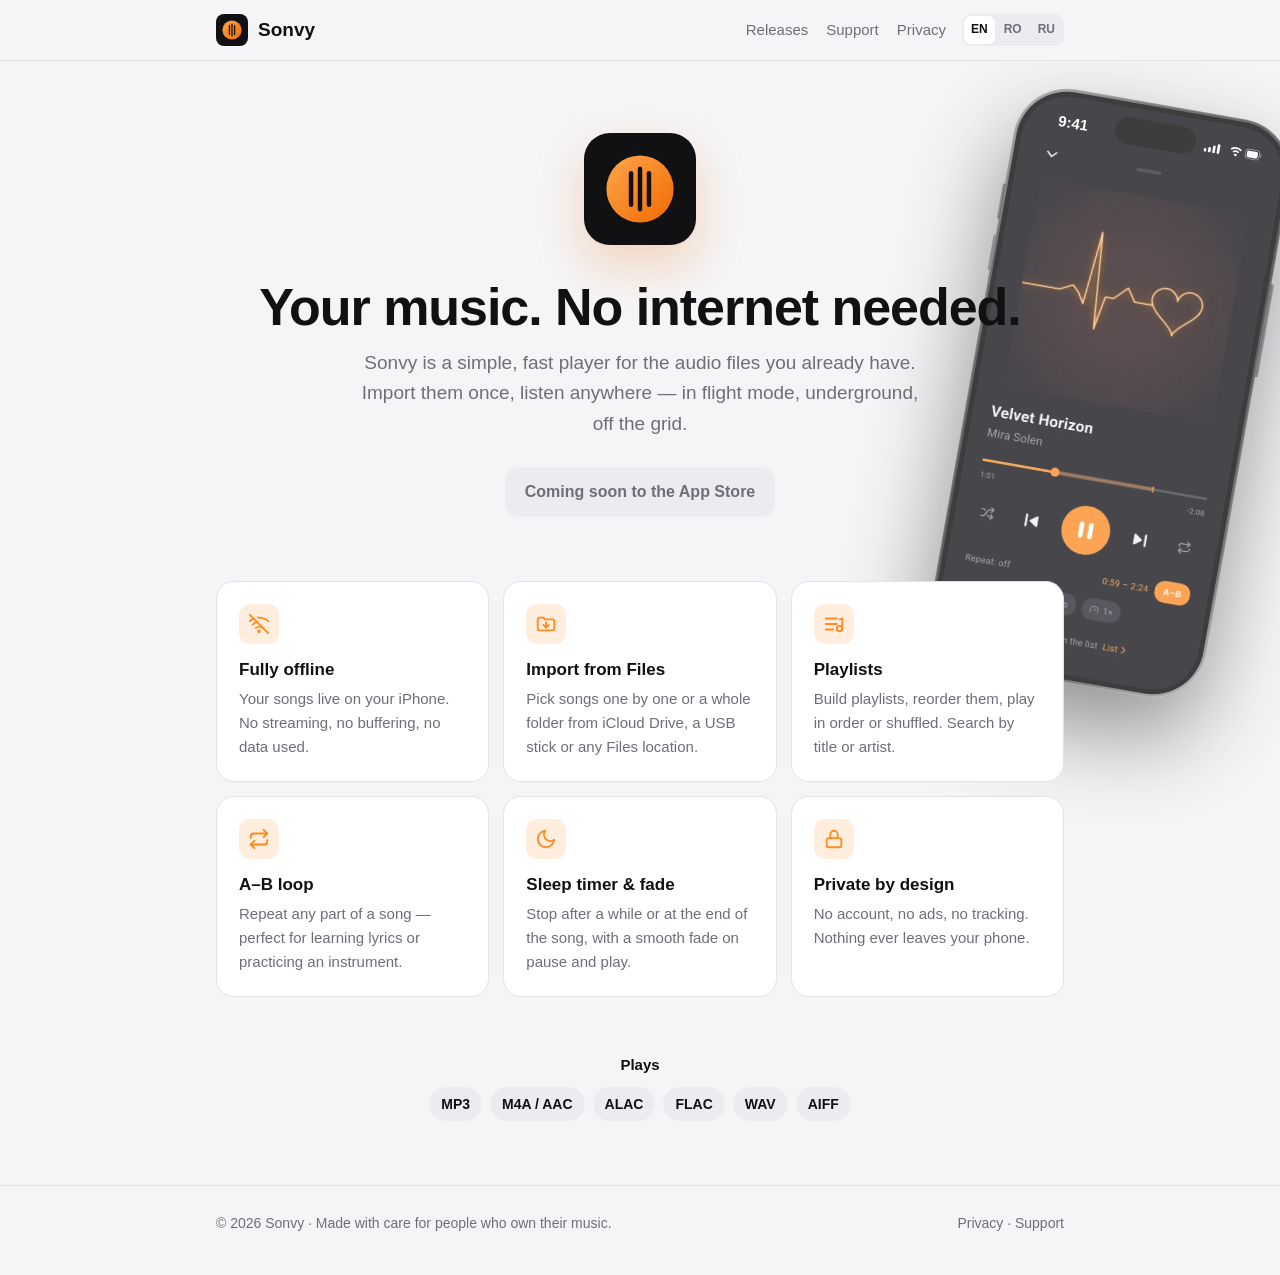
<file: index.html>
<!doctype html>
<html lang="en"><head><meta charset="utf-8"><meta name="viewport" content="width=device-width,initial-scale=1">
<link rel="icon" href="assets/logo.svg"><link rel="stylesheet" href="assets/style.css"><title>Sonvy — offline music player</title><meta name="description" content="Sonvy is a simple, fast offline player for the music files you already have."></head><body data-page="home"><div class="bgshots" aria-hidden="true">
<div class="phone p1"><div class="bz"><div class="scr"><div class="sb"><span>9:41</span><svg viewBox="0 0 66 12" width="66" height="12" fill="#fff"><rect x="0" y="8" width="3" height="4" rx="1"/><rect x="5" y="6" width="3" height="6" rx="1"/><rect x="10" y="3.5" width="3" height="8.5" rx="1"/><rect x="15" y="1" width="3" height="11" rx="1"/><path d="M30 3.2a10 10 0 0 1 13 0l-1.4 1.5a8 8 0 0 0-10.2 0zM32.6 6a6 6 0 0 1 7.8 0L39 7.5a4 4 0 0 0-5 0zM36.5 11.5l-2-2a2.8 2.8 0 0 1 4 0z"/><rect x="47.5" y="0.5" width="16" height="11" rx="3.2" fill="none" stroke="#fff" stroke-opacity=".45"/><rect x="49.2" y="2.2" width="12.6" height="7.6" rx="2"/><rect x="64.6" y="4" width="1.4" height="4" rx=".7" fill-opacity=".45"/></svg></div><img src="assets/shots/player.webp" alt=""></div></div></div>
</div><main class="wrap">
<section class="hero"><img src="assets/logo.svg" alt="Sonvy"><h1 data-i18n="hero.title"></h1><p data-i18n="hero.text"></p><a id="store"></a></section>
<section class="grid">
<div class="card"><div class="ic"><svg width="22" height="22" viewBox="0 0 24 24" fill="none" stroke="currentColor" stroke-width="2" stroke-linecap="round" stroke-linejoin="round"><path d="M2 2l20 20"/><path d="M8.5 16.5a5 5 0 0 1 7 0"/><path d="M2 8.8a15 15 0 0 1 4.2-2.6"/><path d="M10.7 5.1A15 15 0 0 1 22 8.8"/><path d="M5 12.6a10 10 0 0 1 5.2-2.6"/><circle cx="12" cy="20" r="1"/></svg></div><h3 data-i18n="f.offline.t"></h3><p data-i18n="f.offline.p"></p></div>
<div class="card"><div class="ic"><svg width="22" height="22" viewBox="0 0 24 24" fill="none" stroke="currentColor" stroke-width="2" stroke-linecap="round" stroke-linejoin="round"><path d="M3 7a2 2 0 0 1 2-2h4l2 2h8a2 2 0 0 1 2 2v8a2 2 0 0 1-2 2H5a2 2 0 0 1-2-2z"/><path d="M12 10v6"/><path d="M9 13l3 3 3-3"/></svg></div><h3 data-i18n="f.import.t"></h3><p data-i18n="f.import.p"></p></div>
<div class="card"><div class="ic"><svg width="22" height="22" viewBox="0 0 24 24" fill="none" stroke="currentColor" stroke-width="2" stroke-linecap="round" stroke-linejoin="round"><path d="M3 6h12"/><path d="M3 12h12"/><path d="M3 18h8"/><circle cx="18" cy="17" r="3"/><path d="M21 17V6l-3 1"/></svg></div><h3 data-i18n="f.lists.t"></h3><p data-i18n="f.lists.p"></p></div>
<div class="card"><div class="ic"><svg width="22" height="22" viewBox="0 0 24 24" fill="none" stroke="currentColor" stroke-width="2" stroke-linecap="round" stroke-linejoin="round"><path d="M17 2l4 4-4 4"/><path d="M3 11V9a3 3 0 0 1 3-3h15"/><path d="M7 22l-4-4 4-4"/><path d="M21 13v2a3 3 0 0 1-3 3H3"/></svg></div><h3 data-i18n="f.loop.t"></h3><p data-i18n="f.loop.p"></p></div>
<div class="card"><div class="ic"><svg width="22" height="22" viewBox="0 0 24 24" fill="none" stroke="currentColor" stroke-width="2" stroke-linecap="round" stroke-linejoin="round"><path d="M21 12.8A9 9 0 1 1 11.2 3a7 7 0 0 0 9.8 9.8z"/></svg></div><h3 data-i18n="f.sleep.t"></h3><p data-i18n="f.sleep.p"></p></div>
<div class="card"><div class="ic"><svg width="22" height="22" viewBox="0 0 24 24" fill="none" stroke="currentColor" stroke-width="2" stroke-linecap="round" stroke-linejoin="round"><rect x="4" y="11" width="16" height="10" rx="2"/><path d="M8 11V7a4 4 0 0 1 8 0v4"/></svg></div><h3 data-i18n="f.private.t"></h3><p data-i18n="f.private.p"></p></div>
</section><section class="formats"><b data-i18n="formats"></b><div class="chips"><span>MP3</span><span>M4A / AAC</span><span>ALAC</span><span>FLAC</span><span>WAV</span><span>AIFF</span></div></section>
</main><script src="assets/site.js"></script></body></html>
</file>
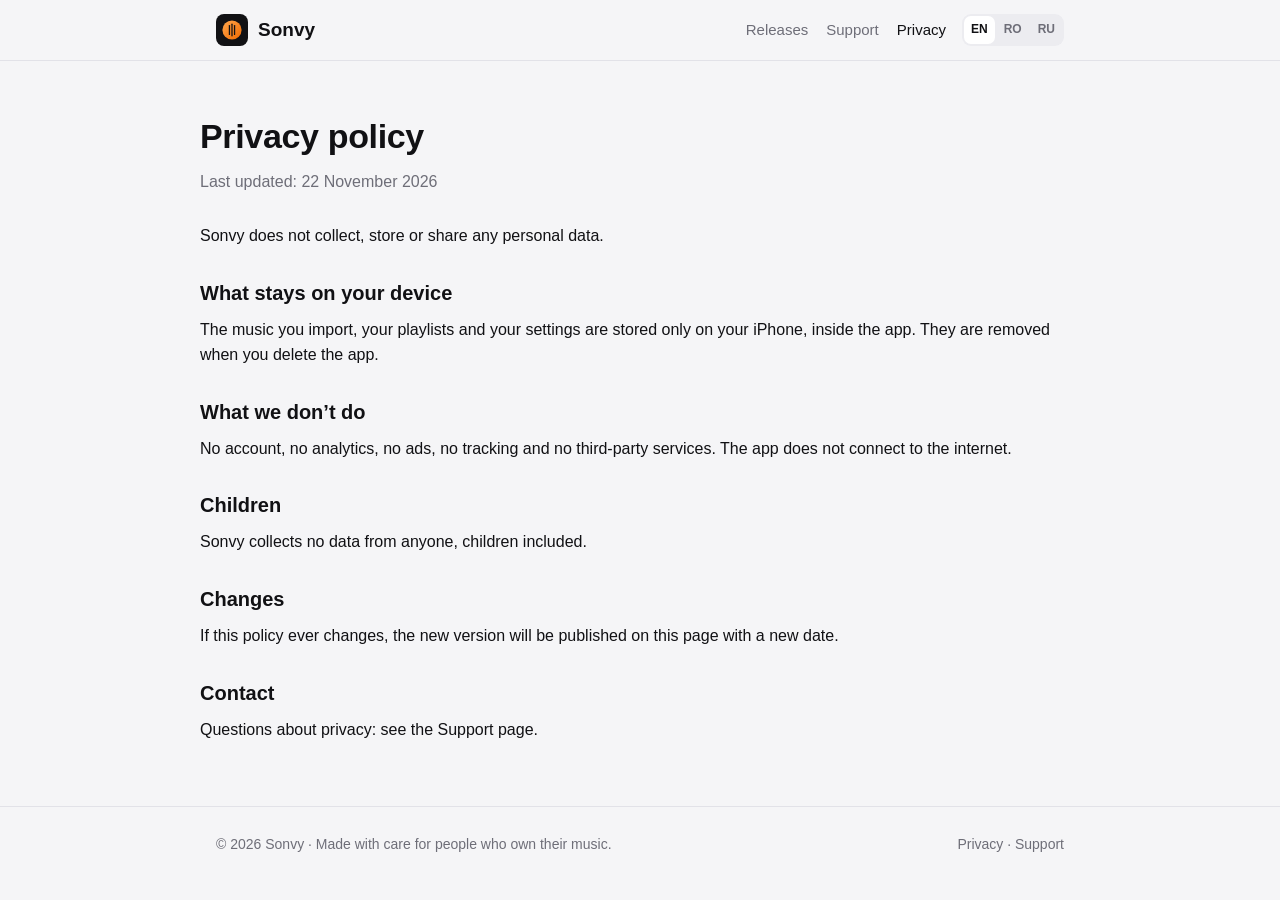
<file: privacy.html>
<!doctype html>
<html lang="en"><head><meta charset="utf-8"><meta name="viewport" content="width=device-width,initial-scale=1">
<link rel="icon" href="assets/logo.svg"><link rel="stylesheet" href="assets/style.css"><title>Sonvy Privacy</title></head><body data-page="privacy"><main class="wrap page"><h1 data-i18n="pr.title">Privacy policy</h1><p class="lead" data-i18n="pr.updated">Last updated: 22 November 2026</p>
<p data-i18n="pr.intro">Sonvy does not collect, store or share any personal data.</p>
<h2 data-i18n="pr.h1"></h2><p data-i18n="pr.p1"></p>
<h2 data-i18n="pr.h2"></h2><p data-i18n="pr.p2"></p>
<h2 data-i18n="pr.h3"></h2><p data-i18n="pr.p3"></p>
<h2 data-i18n="pr.h4"></h2><p data-i18n="pr.p4"></p>
<h2 data-i18n="pr.h5"></h2><p data-i18n="pr.p5"></p>
</main><script src="assets/site.js"></script></body></html>
</file>
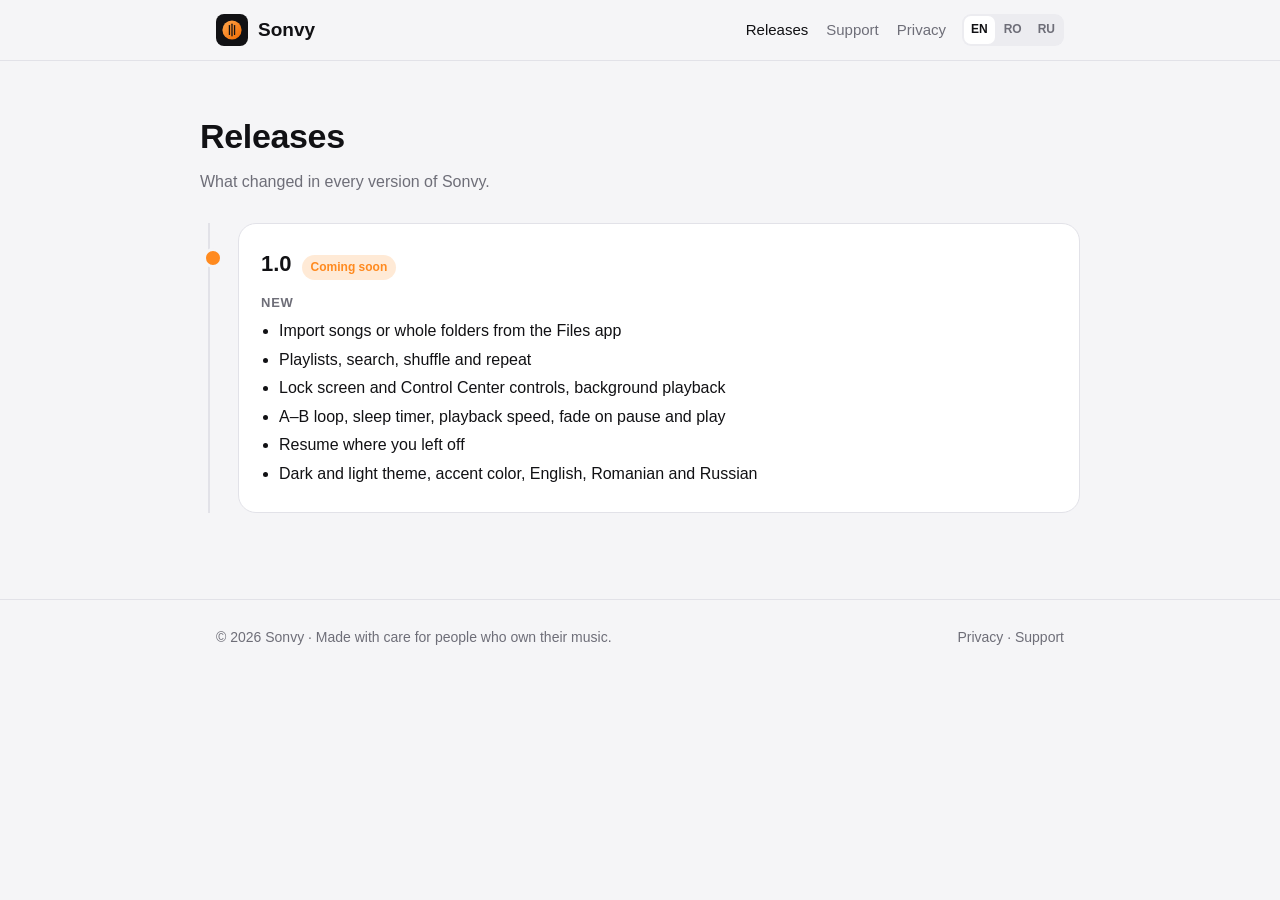
<file: releases.html>
<!doctype html>
<html lang="en"><head><meta charset="utf-8"><meta name="viewport" content="width=device-width,initial-scale=1">
<link rel="icon" href="assets/logo.svg"><link rel="stylesheet" href="assets/style.css"><title>Sonvy Releases</title></head><body data-page="releases"><main class="wrap page"><h1 data-i18n="rel.title"></h1><p class="lead" data-i18n="rel.lead"></p><div class="rel" id="releases"></div></main>
<script src="assets/releases.js"></script><script src="assets/site.js"></script></body></html>
</file>
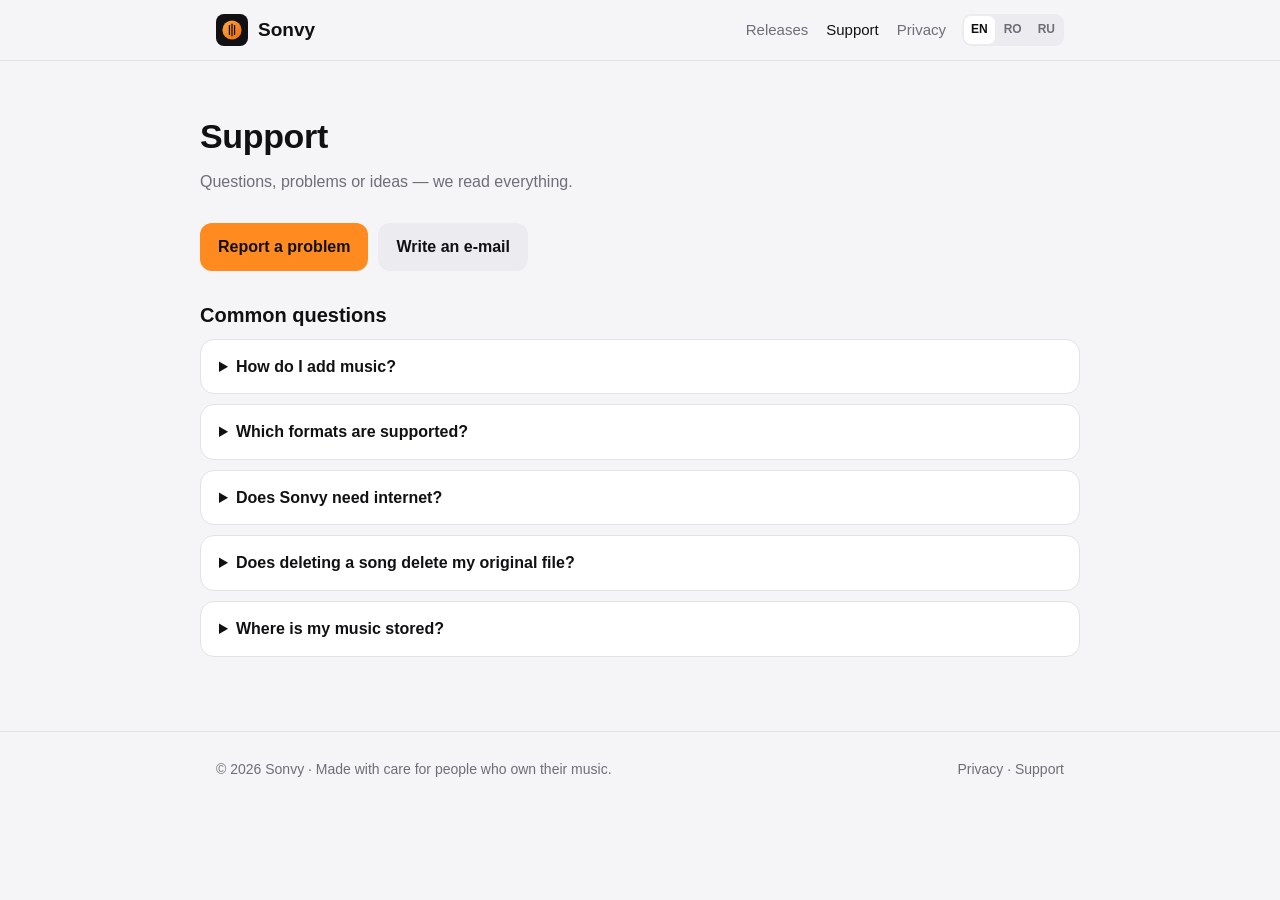
<file: support.html>
<!doctype html>
<html lang="en"><head><meta charset="utf-8"><meta name="viewport" content="width=device-width,initial-scale=1">
<link rel="icon" href="assets/logo.svg"><link rel="stylesheet" href="assets/style.css"><title>Sonvy Support</title></head><body data-page="support"><main class="wrap page"><h1 data-i18n="sup.title"></h1><p class="lead" data-i18n="sup.lead"></p>
<div class="contact"><a class="btn" id="issue" target="_blank" rel="noopener" data-i18n="sup.issue"></a><a class="btn alt" id="mail" hidden data-i18n="sup.mail"></a></div>
<h2 data-i18n="sup.faq"></h2><div class="faq">
<details><summary data-i18n="q1"></summary><p data-i18n="a1"></p></details>
<details><summary data-i18n="q2"></summary><p data-i18n="a2"></p></details>
<details><summary data-i18n="q3"></summary><p data-i18n="a3"></p></details>
<details><summary data-i18n="q4"></summary><p data-i18n="a4"></p></details>
<details><summary data-i18n="q5"></summary><p data-i18n="a5"></p></details>
</div></main><script src="assets/site.js"></script></body></html>
</file>
<file: assets/style.css>
:root{--accent:#FF8A1F;--accent2:#f06a00;--bg:#F5F5F7;--surface:#FFFFFF;--surface2:#ECECF0;--text:#111114;--muted:#6E6E78;--line:#E2E2E8;--on-accent:#111114}
@media (prefers-color-scheme:dark){:root{--bg:#0E0E12;--surface:#1A1A21;--surface2:#24242D;--text:#F3F3F6;--muted:#8D8D99;--line:#2A2A33}}
*{box-sizing:border-box;margin:0;padding:0}
html{-webkit-text-size-adjust:100%}
body{background:var(--bg);color:var(--text);font:16px/1.6 -apple-system,BlinkMacSystemFont,"SF Pro Text","Segoe UI",Roboto,sans-serif}
a{color:var(--accent);text-decoration:none}a:hover{text-decoration:underline}
.wrap{max-width:880px;margin:0 auto;padding:0 16px}
header{position:sticky;top:0;z-index:5;background:color-mix(in srgb,var(--bg) 85%,transparent);backdrop-filter:blur(12px);-webkit-backdrop-filter:blur(12px);border-bottom:1px solid var(--line)}
header .wrap{display:flex;align-items:center;gap:16px;height:60px}
.brand{display:flex;align-items:center;gap:10px;font-weight:800;font-size:19px;color:var(--text)}.brand:hover{text-decoration:none}
.brand img{width:32px;height:32px;border-radius:8px}
nav{display:flex;gap:18px;margin-left:auto;font-size:15px}nav a{color:var(--muted)}nav a.on,nav a:hover{color:var(--text);text-decoration:none}
.lang{display:flex;gap:2px;background:var(--surface2);border-radius:9px;padding:2px}
.lang button{border:0;background:none;color:var(--muted);font:inherit;font-size:12px;font-weight:700;padding:4px 7px;border-radius:7px;cursor:pointer}
.lang button.on{background:var(--surface);color:var(--text)}
@media (max-width:620px){nav{gap:12px;font-size:14px}.brand span{display:none}}
.hero{text-align:center;padding:72px 0 48px}
.hero img{width:112px;height:112px;border-radius:26px;box-shadow:0 20px 50px rgba(240,106,0,.25)}
.hero h1{font-size:clamp(34px,7vw,52px);line-height:1.1;margin:26px 0 12px;letter-spacing:-.02em}
.hero p{font-size:19px;color:var(--muted);max-width:560px;margin:0 auto}
.badge{display:inline-flex;align-items:center;gap:8px;margin-top:28px;padding:12px 20px;border-radius:14px;background:var(--text);color:var(--bg);font-weight:700}
.badge.soon{background:var(--surface2);color:var(--muted);font-weight:600}
body[data-page="home"]{position:relative;overflow-x:hidden}
body[data-page="home"] main{position:relative;z-index:1}
footer{position:relative;z-index:1;background:var(--bg)}
.bgshots{position:absolute;inset:0;overflow:hidden;pointer-events:none;z-index:0}
/* iPhone 16 Pro: titanium rim, thin black bezel, Dynamic Island, side buttons */
.phone{position:absolute;width:280px;aspect-ratio:71.5/149.6;border-radius:54px;padding:3px;
  background:linear-gradient(135deg,#9a9a9f 0%,#4a4a4e 18%,#2a2a2d 50%,#4a4a4e 82%,#a5a5aa 100%);
  box-shadow:0 40px 90px rgba(0,0,0,.55),inset 0 0 0 1px rgba(255,255,255,.18)}
.phone::before{content:"";position:absolute;right:-2.5px;top:27%;width:3px;height:16%;border-radius:0 2px 2px 0;background:linear-gradient(90deg,#3a3a3d,#8a8a8f)}
.phone::after{content:"";position:absolute;left:-2.5px;top:18%;width:3px;height:6%;border-radius:2px 0 0 2px;background:linear-gradient(270deg,#3a3a3d,#8a8a8f);
  box-shadow:0 52px 0 0 #6a6a6e,0 0 0 0 transparent;}
.phone .bz{height:100%;border-radius:51px;background:#000;padding:5px}
.phone .scr{position:relative;height:100%;border-radius:46px;overflow:hidden;background:#0E0E12;display:flex;flex-direction:column}
.phone .scr::before{content:"";position:absolute;top:10px;left:50%;width:31%;height:27px;border-radius:20px;background:#000;transform:translateX(-50%);z-index:2}
.phone .sb{flex:none;height:46px;display:flex;align-items:center;justify-content:space-between;padding:4px 24px 0 34px;color:#fff;font:600 15px/1 -apple-system,"SF Pro Text","Segoe UI",sans-serif}
.phone .sb svg{width:58px;height:11px}
.phone img{flex:1;min-height:0;width:100%;object-fit:cover;object-position:top;display:block}
.bgshots .phone{opacity:.6}
.bgshots .p1{top:100px;left:calc(50% + 330px);transform:rotate(10deg);opacity:.75}
.bgshots .p2{top:520px;right:calc(50% + 340px);transform:rotate(-9deg)}
.bgshots .p3{top:790px;left:calc(50% + 350px);transform:rotate(8deg)}
@media (max-width:1100px){.bgshots .p1{left:auto;right:-130px}.bgshots .p2{right:auto;left:-150px}.bgshots .p3{left:auto;right:-160px}}
@media (max-width:620px){.bgshots .phone{width:210px;opacity:.22}.phone{border-radius:42px}.phone .bz{border-radius:39px;padding:4px}.phone .scr{border-radius:35px}.phone .sb{height:36px;font-size:12px;padding:3px 18px 0 26px}.phone .scr::before{top:8px;height:21px}.bgshots .p1{top:330px;right:-120px;opacity:.3}.bgshots .p2{top:820px;left:-130px}.bgshots .p3{top:1500px;right:-120px}}
.grid{display:grid;grid-template-columns:repeat(auto-fit,minmax(240px,1fr));gap:14px;padding:16px 0 56px}
.card{background:var(--surface);border:1px solid var(--line);border-radius:18px;padding:22px}
.card .ic{width:40px;height:40px;border-radius:11px;display:flex;align-items:center;justify-content:center;background:color-mix(in srgb,var(--accent) 15%,transparent);color:var(--accent);margin-bottom:12px}
.card h3{font-size:17px;margin-bottom:4px}.card p{color:var(--muted);font-size:15px}
.formats{text-align:center;padding:0 0 64px;color:var(--muted)}
.formats b{display:block;color:var(--text);font-size:15px;margin-bottom:10px}
.chips{display:flex;flex-wrap:wrap;gap:8px;justify-content:center}
.chips span{padding:6px 12px;border-radius:99px;background:var(--surface2);color:var(--text);font-size:14px;font-weight:600}
.page{padding:48px 0 64px}
.page h1{font-size:34px;letter-spacing:-.01em;margin-bottom:6px}
.page .lead{color:var(--muted);margin-bottom:28px}
.page h2{font-size:20px;margin:28px 0 8px}
.page p,.page li{color:var(--text)}.page ul{padding-left:20px}
.rel{position:relative;padding-left:28px;border-left:2px solid var(--line);margin-left:8px}
.rel article{position:relative;margin-bottom:22px}
.rel article::before{content:"";position:absolute;left:-36px;top:24px;width:14px;height:14px;border-radius:50%;background:var(--accent);border:3px solid var(--bg)}
.rel .head{display:flex;flex-wrap:wrap;align-items:baseline;gap:10px;margin-bottom:10px}
.rel .ver{font-size:22px;font-weight:800}
.rel .date{color:var(--muted);font-size:14px}
.chip{font-size:12px;font-weight:700;padding:3px 9px;border-radius:99px;background:color-mix(in srgb,var(--accent) 18%,transparent);color:var(--accent)}
.rel h4{font-size:13px;text-transform:uppercase;letter-spacing:.06em;color:var(--muted);margin:12px 0 4px}
.rel ul{padding-left:18px}.rel li{margin:3px 0}
.faq details{background:var(--surface);border:1px solid var(--line);border-radius:14px;padding:14px 18px;margin-bottom:10px}
.faq summary{cursor:pointer;font-weight:700}.faq details p{color:var(--muted);margin-top:8px}
.contact{display:flex;flex-wrap:wrap;gap:10px;margin:8px 0 8px}
.btn{display:inline-flex;align-items:center;gap:8px;padding:11px 18px;border-radius:12px;background:var(--accent);color:var(--on-accent);font-weight:700}.btn:hover{text-decoration:none;filter:brightness(1.05)}
.btn.alt{background:var(--surface2);color:var(--text)}
footer{border-top:1px solid var(--line);padding:26px 0 40px;color:var(--muted);font-size:14px}
footer .wrap{display:flex;flex-wrap:wrap;gap:16px;justify-content:space-between}
footer a{color:var(--muted)}
</file>
